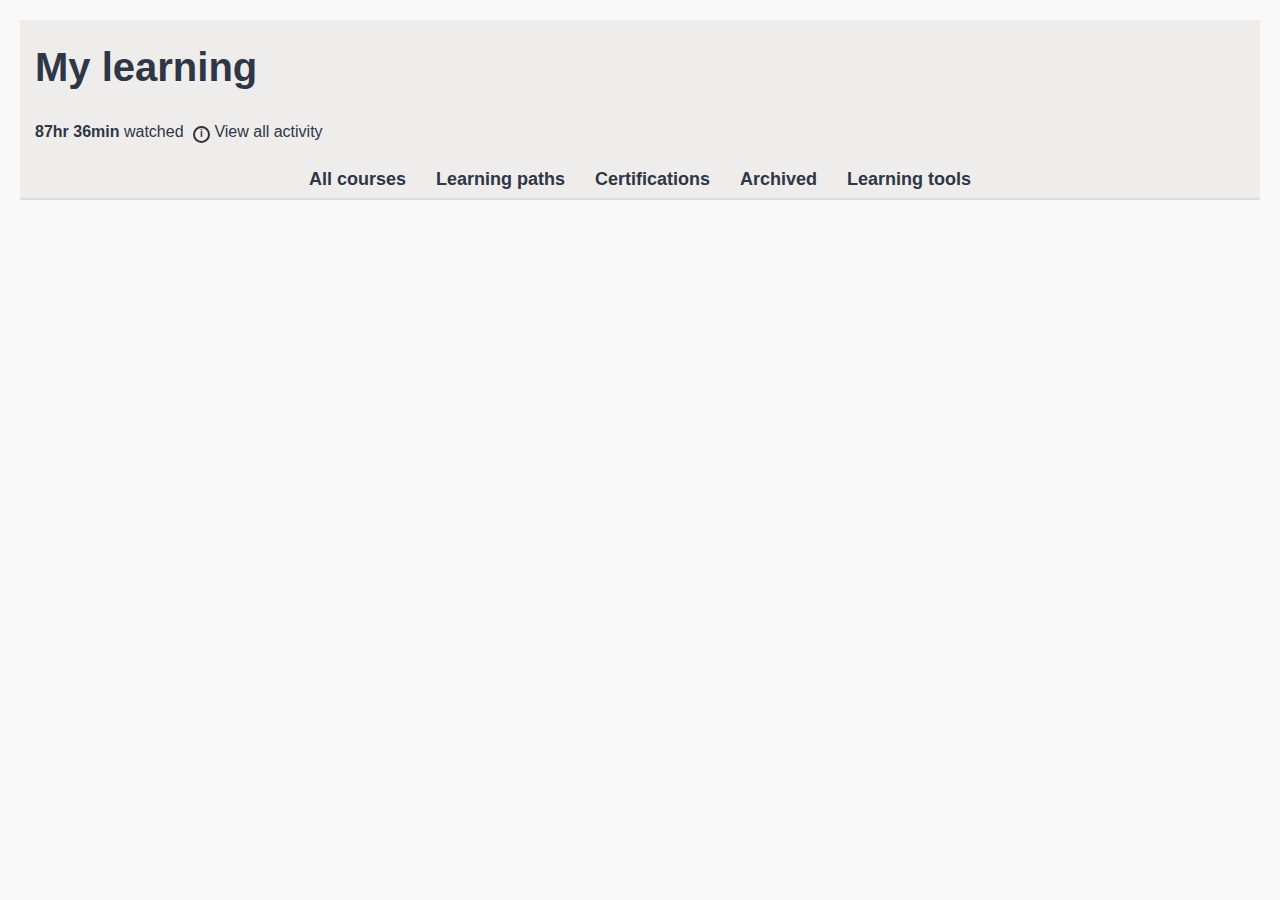
<file: index.html>
<!DOCTYPE html>
<html lang="en">

<head>
    <meta charset="UTF-8">
    <meta name="viewport" content="width=device-width, initial-scale=1.0">
    <title>My Learning - Certifications</title>
    <link rel="stylesheet" href="CSS/style.css">
</head>

<body>
    <header>
        <h1>My learning</h1>
        <p><strong>87hr 36min</strong> watched
            <span class="info-icon">i</span>
            <span onclick="navigateTo('all_activity.html')" class="hover-effect">View all activity</span>
        </p>
        <nav>
            <ul>
                <li onclick="navigateTo('all_courses.html')" class="hover-effect">All courses</li>
                <li onclick="navigateTo('learning_paths.html')" class="hover-effect">Learning paths</li>
                <li onclick="navigateTo('certifications.html')" class="hover-effect">Certifications</li>
                <li onclick="navigateTo('archived.html')" class="hover-effect">Archived</li>
                <li onclick="navigateTo('learning.html')" class="hover-effect">Learning tools</li>
            </ul>
        </nav>
    </header>

    <script src="JS/main.js"></script>
</body>

</html>
</file>
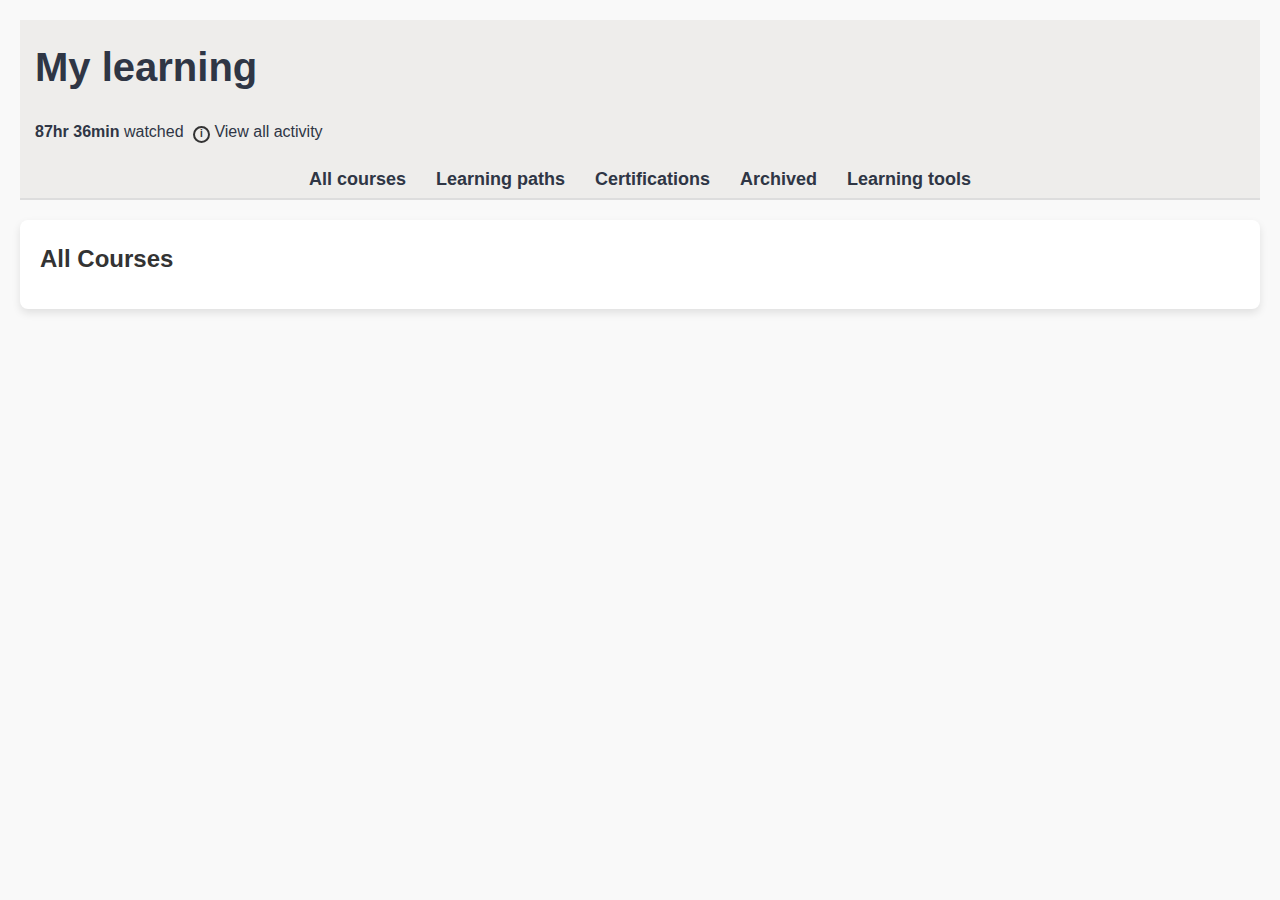
<file: all_courses.html>
<!DOCTYPE html>
<html lang="en">

<head>
    <meta charset="UTF-8">
    <meta name="viewport" content="width=device-width, initial-scale=1.0">
    <title>All_courses</title>
    <link rel="stylesheet" href="CSS/style.css">
</head>

<body>
    <header>
        <h1>My learning</h1>
        <p><strong>87hr 36min</strong> watched
            <span class="info-icon">i</span>
            <span onclick="navigateTo('all_activity.html')" class="hover-effect">View all activity</span>
        </p>
        <nav>
            <ul>
                <li onclick="navigateTo('all_courses.html')" class="hover-effect">All courses</li>
                <li onclick="navigateTo('learning_paths.html')" class="hover-effect">Learning paths</li>
                <li onclick="navigateTo('certifications.html')" class="hover-effect">Certifications</li>
                <li onclick="navigateTo('archived.html')" class="hover-effect">Archived</li>
                <li onclick="navigateTo('learning.html')" class="hover-effect">Learning tools</li>
            </ul>
        </nav>
    </header>

    <section class="badge-section">
        <h2>All Courses</h2>
    </section>

    <script src="JS/main.js"></script>
</body>

</html>
</file>
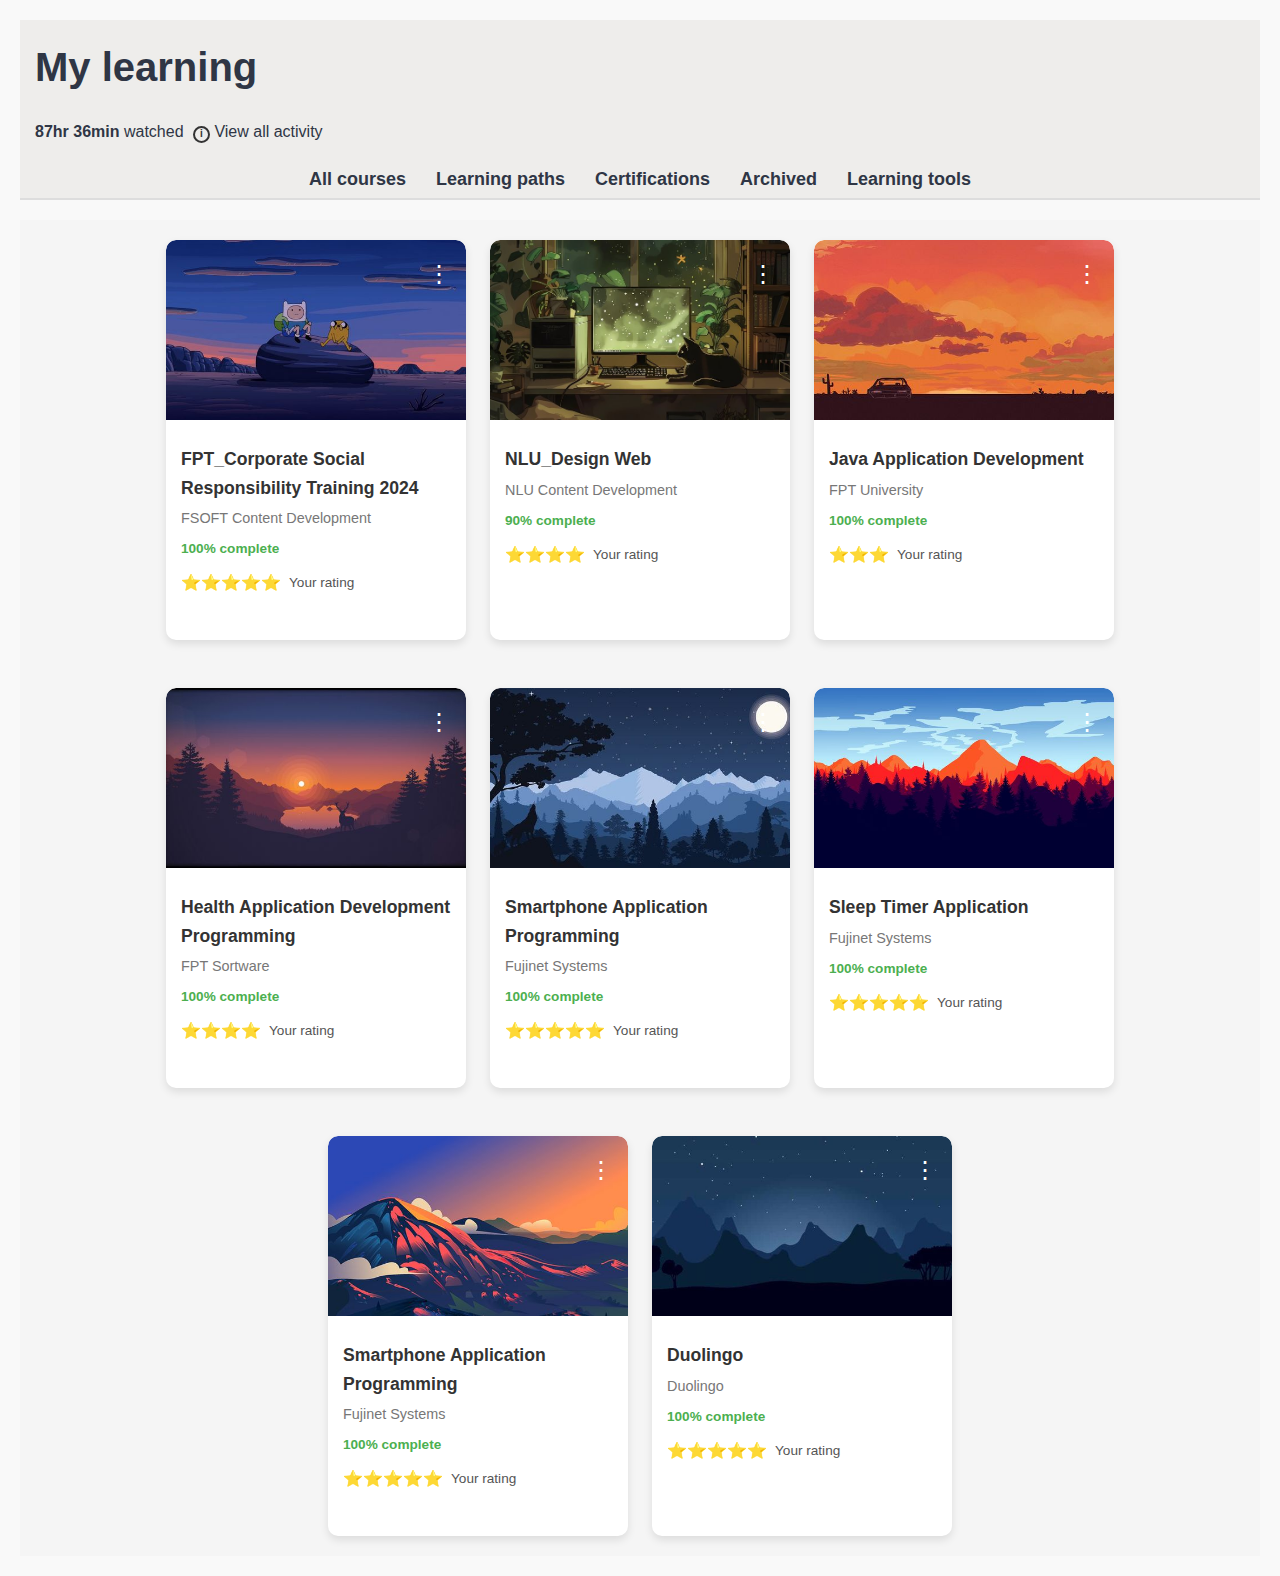
<file: archived.html>
<!DOCTYPE html>
<html lang="en">

<head>
    <meta charset="UTF-8">
    <meta name="viewport" content="width=device-width, initial-scale=1.0">
    <title>Archived</title>
    <link rel="stylesheet" href="CSS/style.css">
</head>

<body>
    <header>
        <h1>My learning</h1>
        <p><strong>87hr 36min</strong> watched
            <span class="info-icon">i</span>
            <span onclick="navigateTo('all_activity.html')" class="hover-effect">View all activity</span>
        </p>
        <nav>
            <ul>
                <li onclick="navigateTo('all_courses.html')" class="hover-effect">All courses</li>
                <li onclick="navigateTo('learning_paths.html')" class="hover-effect">Learning paths</li>
                <li onclick="navigateTo('certifications.html')" class="hover-effect">Certifications</li>
                <li onclick="navigateTo('archived.html')" class="hover-effect">Archived</li>
                <li onclick="navigateTo('learning.html')" class="hover-effect">Learning tools</li>
            </ul>
        </nav>
    </header>

    <div class="courses-container">
        <!-- Course Card 1 -->
        <div class="course-card">
            <div class="course-image">
                <img src="img/8bfba8022330b470ee8899a75764b70f.jpg" alt="Course Image">
                <div class="options-icon">⋮</div>
            </div>
            <div class="course-details">
                <h3>FPT_Corporate Social Responsibility Training 2024</h3>
                <p>FSOFT Content Development</p>
                <div class="completion-info">
                    <span>100% complete</span>
                </div>
                <div class="rating">
                    <span>⭐⭐⭐⭐⭐</span>
                    <span>Your rating</span>
                </div>
            </div>
        </div>

        <!-- Course Card 2 -->
        <div class="course-card">
            <div class="course-image">
                <img src="img/7a8ca0fd9bedaf48a6e2bbd57bc5468e.jpg" alt="Course Image">
                <div class="options-icon">⋮</div>
            </div>
            <div class="course-details">
                <h3>NLU_Design Web</h3>
                <p>NLU Content Development</p>
                <div class="completion-info">
                    <span>90% complete</span>
                </div>
                <div class="rating">
                    <span>⭐⭐⭐⭐</span>
                    <span>Your rating</span>
                </div>
            </div>
        </div>

        <!-- Course Card 3 -->
        <div class="course-card">
            <div class="course-image">
                <img src="img\9e337027cdf96bc79eae5effd2fc6226.jpg" alt="Course Image">
                <div class="options-icon">⋮</div>
            </div>
            <div class="course-details">
                <h3>Java Application Development</h3>
                <p>FPT University</p>
                <div class="completion-info">
                    <span>100% complete</span>
                </div>
                <div class="rating">
                    <span>⭐⭐⭐</span>
                    <span>Your rating</span>
                </div>
            </div>
        </div>

        <!-- Course Card 4 -->
        <div class="course-card">
            <div class="course-image">
                <img src="img\35e3896eb2b687a3f1accba14f6d7745.jpg" alt="Course Image">
                <div class="options-icon">⋮</div>
            </div>
            <div class="course-details">
                <h3>Health Application Development Programming</h3>
                <p>FPT Sortware</p>
                <div class="completion-info">
                    <span>100% complete</span>
                </div>
                <div class="rating">
                    <span>⭐⭐⭐⭐</span>
                    <span>Your rating</span>
                </div>
            </div>
        </div>

        <!-- Course Card 5 -->
        <div class="course-card">
            <div class="course-image">
                <img src="img\c4aa4e14abb8c7617328590deb8ee88f.jpg" alt="Course Image">
                <div class="options-icon">⋮</div>
            </div>
            <div class="course-details">
                <h3>Smartphone Application Programming</h3>
                <p>Fujinet Systems</p>
                <div class="completion-info">
                    <span>100% complete</span>
                </div>
                <div class="rating">
                    <span>⭐⭐⭐⭐⭐</span>
                    <span>Your rating</span>
                </div>
            </div>
        </div>

        <!-- Course Card 6 -->
        <div class="course-card">
            <div class="course-image">
                <img src="img\8418640e77c4adbf82f7fd579e011be8.jpg" alt="Course Image">
                <div class="options-icon">⋮</div>
            </div>
            <div class="course-details">
                <h3>Sleep Timer Application</h3>
                <p>Fujinet Systems</p>
                <div class="completion-info">
                    <span>100% complete</span>
                </div>
                <div class="rating">
                    <span>⭐⭐⭐⭐⭐</span>
                    <span>Your rating</span>
                </div>
            </div>
        </div>

        <!-- Course Card 7 -->
        <div class="course-card">
            <div class="course-image">
                <img src="img\ed6aa91b4f7bde0e5fcab247cc203807.jpg" alt="Course Image">
                <div class="options-icon">⋮</div>
            </div>
            <div class="course-details">
                <h3>Smartphone Application Programming</h3>
                <p>Fujinet Systems</p>
                <div class="completion-info">
                    <span>100% complete</span>
                </div>
                <div class="rating">
                    <span>⭐⭐⭐⭐⭐</span>
                    <span>Your rating</span>
                </div>
            </div>
        </div>

        <!-- Course Card 8 -->
        <div class="course-card">
            <div class="course-image">
                <img src="img\e571c28606d87e5dd704c947cf4417f0.jpg" alt="Course Image">
                <div class="options-icon">⋮</div>
            </div>
            <div class="course-details">
                <h3>Duolingo</h3>
                <p>Duolingo</p>
                <div class="completion-info">
                    <span>100% complete</span>
                </div>
                <div class="rating">
                    <span>⭐⭐⭐⭐⭐</span>
                    <span>Your rating</span>
                </div>
            </div>
        </div>
    </div>

    <script src="JS/main.js"></script>
</body>

</html>
</file>
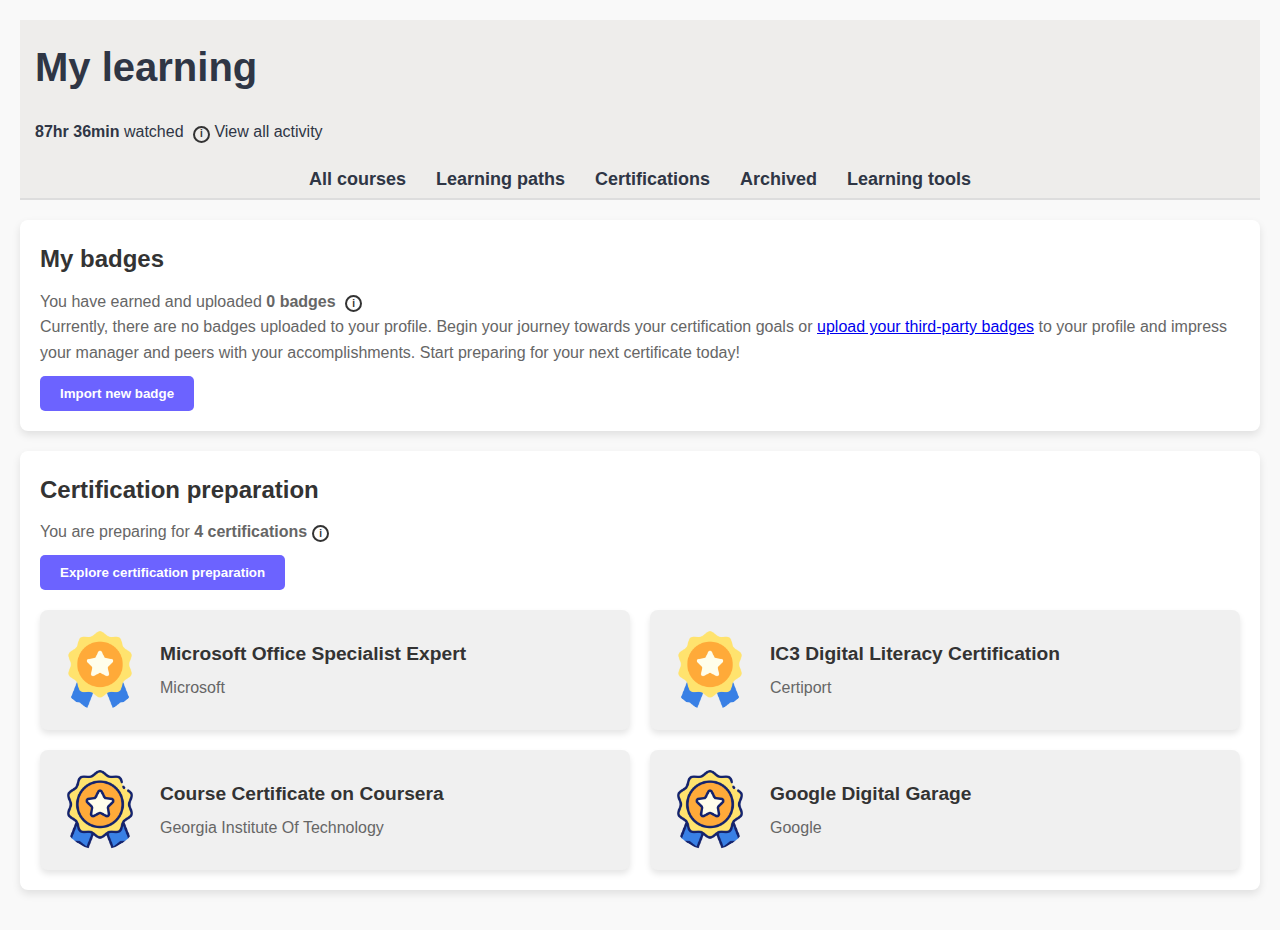
<file: certifications.html>
<!DOCTYPE html>
<html lang="en">

<head>
    <meta charset="UTF-8">
    <meta name="viewport" content="width=device-width, initial-scale=1.0">
    <title>Certifications</title>
    <link rel="stylesheet" href="CSS/style.css">
</head>

<body>
    <header>
        <h1>My learning</h1>
        <p><strong>87hr 36min</strong> watched
            <span class="info-icon">i</span>
            <span onclick="navigateTo('all_activity.html')" class="hover-effect">View all activity</span>
        </p>
        <nav>
            <ul>
                <li onclick="navigateTo('all_courses.html')" class="hover-effect">All courses</li>
                <li onclick="navigateTo('learning_paths.html')" class="hover-effect">Learning paths</li>
                <li onclick="navigateTo('certifications.html')" class="hover-effect">Certifications</li>
                <li onclick="navigateTo('archived.html')" class="hover-effect">Archived</li>
                <li onclick="navigateTo('learning.html')" class="hover-effect">Learning tools</li>
            </ul>
        </nav>
    </header>

    <section class="badge-section">
        <h2>My badges</h2>
        <p>You have earned and uploaded <strong>0 badges</strong> <span class="info-icon">i</span></p>
        <p>
            Currently, there are no badges uploaded to your profile. Begin your journey towards your certification goals
            or
            <a href="#">upload your third-party badges</a> to your profile and impress your manager and peers with your
            accomplishments.
            Start preparing for your next certificate today!
        </p>
        <button class="import-btn">Import new badge</button>
    </section>

    <section class="certification-section">
        <h2>Certification preparation</h2>
        <p>You are preparing for <strong>4 certifications</strong><span class="info-icon">i</span></p>
        <button class="explore-btn">Explore certification preparation</button>

        <div class="certification-cards">
            <!-- Certification Card 1 -->
            <div class="cert-card">
                <img src="img\quality.png" alt="Oracle Certification Logo">
                <div class="cert-info">
                    <h3>Microsoft Office Specialist Expert</h3>
                    <p>Microsoft</p>
                </div>
            </div>

            <!-- Certification Card 2 -->
            <div class="cert-card">
                <img src="img\quality.png" alt="ISTQB Certification Logo">
                <div class="cert-info">
                    <h3>IC3 Digital Literacy Certification</h3>
                    <p>Certiport</p>
                </div>
            </div>

            <!-- Certification Card 3 -->
            <div class="cert-card">
                <img src="img\quality1.png" alt="ISTQB Certification Logo">
                <div class="cert-info">
                    <h3>Course Certificate on Coursera</h3>
                    <p>Georgia Institute Of Technology</p>
                </div>
            </div>

            <!-- Certification Card 4 -->
            <div class="cert-card">
                <img src="img\quality1.png" alt="ISTQB Certification Logo">
                <div class="cert-info">
                    <h3>Google Digital Garage</h3>
                    <p>Google</p>
                </div>
            </div>
        </div>
    </section>




    <script src="JS/main.js"></script>
</body>

</html>
</file>
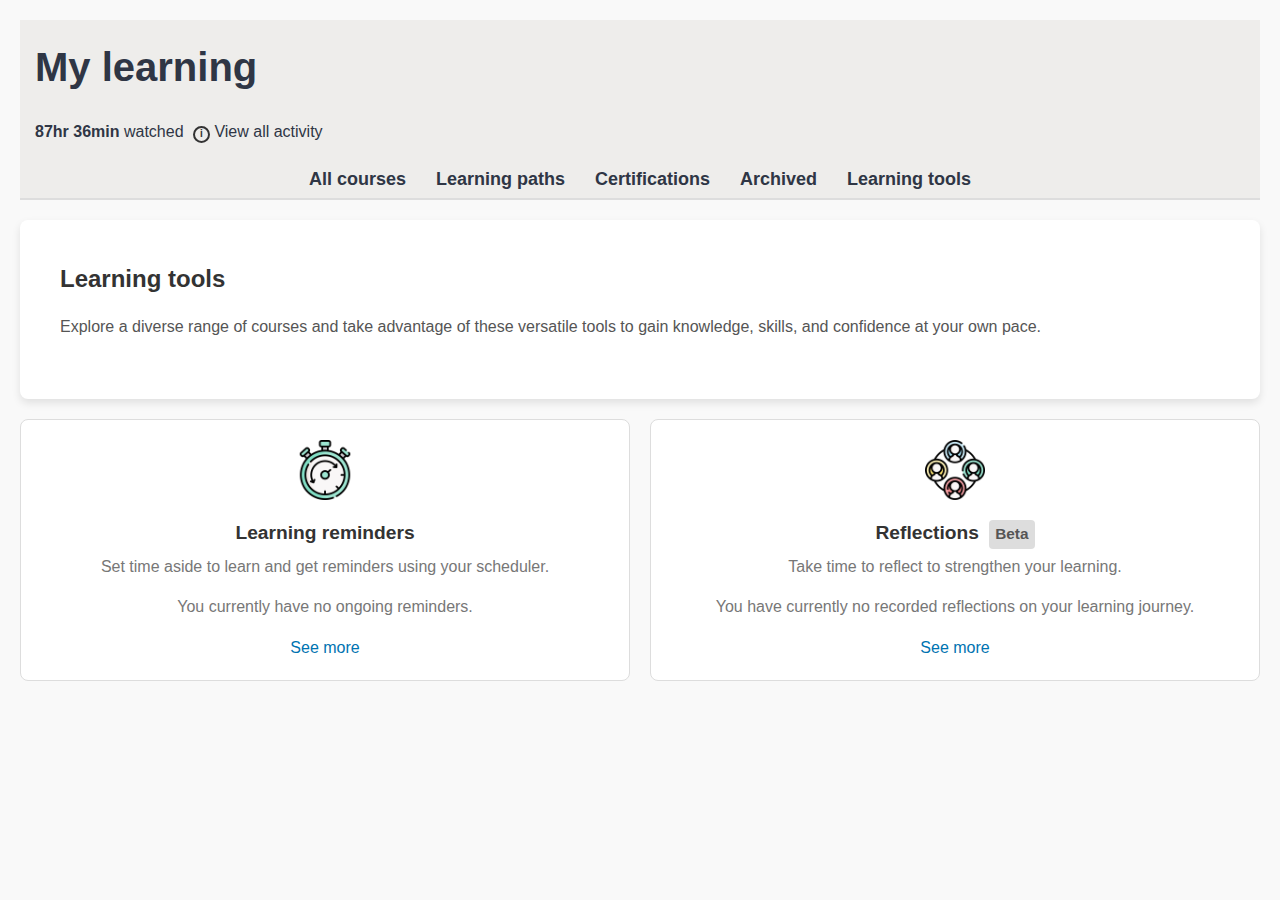
<file: learning.html>
<!DOCTYPE html>
<html lang="en">

<head>
    <meta charset="UTF-8">
    <meta name="viewport" content="width=device-width, initial-scale=1.0">
    <title>Learning</title>
    <link rel="stylesheet" href="CSS/style.css">
</head>

<body>
    <header>
        <h1>My learning</h1>
        <p><strong>87hr 36min</strong> watched
            <span class="info-icon">i</span>
            <span onclick="navigateTo('all_activity.html')" class="hover-effect">View all activity</span>
        </p>
        <nav>
            <ul>
                <li onclick="navigateTo('all_courses.html')" class="hover-effect">All courses</li>
                <li onclick="navigateTo('learning_paths.html')" class="hover-effect">Learning paths</li>
                <li onclick="navigateTo('certifications.html')" class="hover-effect">Certifications</li>
                <li onclick="navigateTo('archived.html')" class="hover-effect">Archived</li>
                <li onclick="navigateTo('learning.html')" class="hover-effect">Learning tools</li>
            </ul>
        </nav>
    </header>

    <section class="badge-section">
        <div class="content">
            <h2>Learning tools</h2>
            <p>Explore a diverse range of courses and take advantage of these versatile tools to gain knowledge, skills,
                and
                confidence at your own pace.</p>
    </section>

    <div class="card-container">
        <!-- Learning Reminders Card -->
        <div class="card">
            <img src="img\stopwatch.png" alt="Learning Reminders">
            <h3>Learning reminders</h3>
            <p>Set time aside to learn and get reminders using your scheduler.</p>
            <p>You currently have no ongoing reminders.</p>
            <a href="#">See more</a>
        </div>

        <!-- Reflections Card -->
        <div class="card">
            <img src=" img\team.png" alt="Reflections">
            <h3>Reflections <span class="beta-badge">Beta</span></h3>
            <p>Take time to reflect to strengthen your learning.</p>
            <p>You have currently no recorded reflections on your learning journey.</p>
            <a href="#">See more</a>
        </div>
    </div>
    </div>


    <script src="JS/main.js"></script>
</body>

</html>
</file>
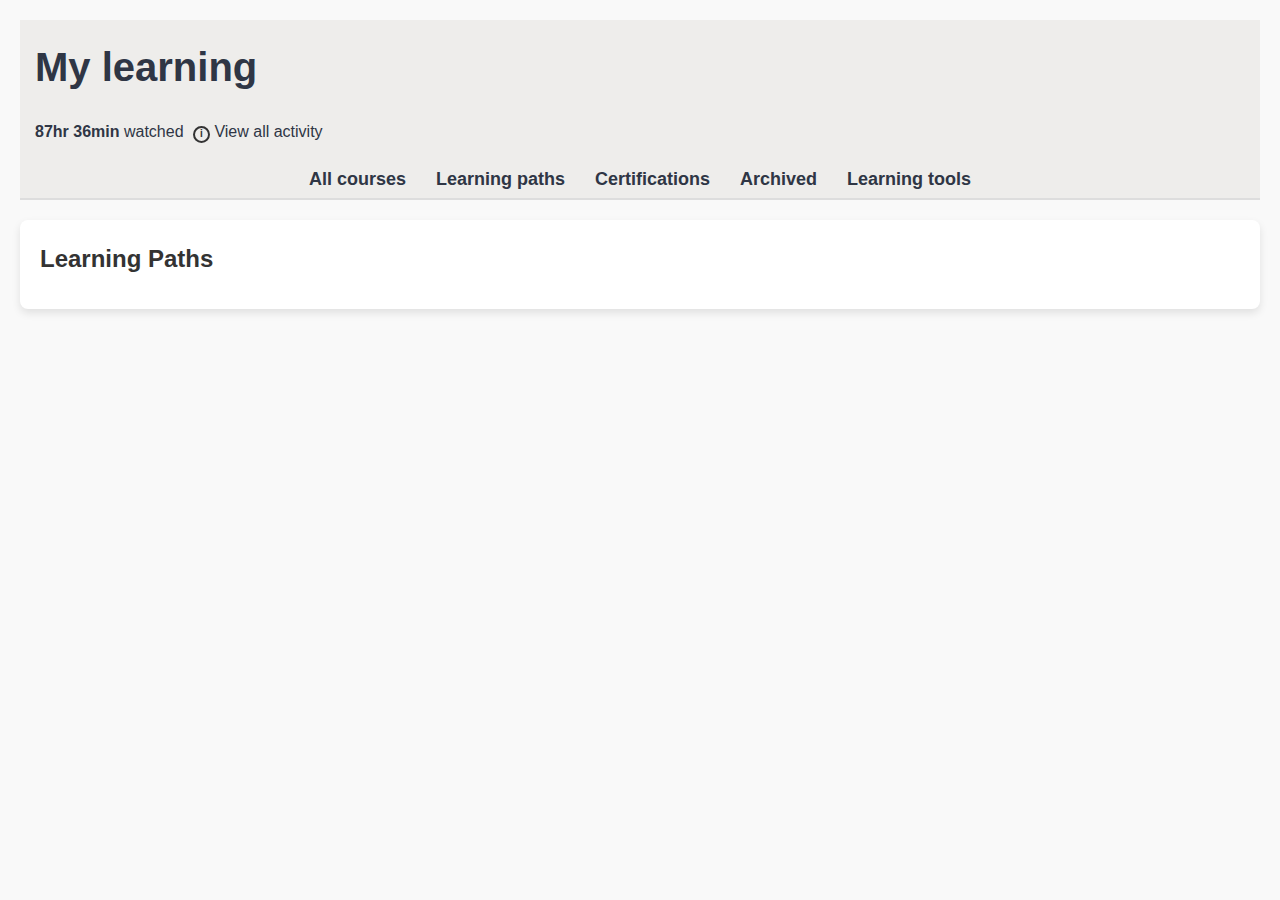
<file: learning_paths.html>
<!DOCTYPE html>
<html lang="en">

<head>
    <meta charset="UTF-8">
    <meta name="viewport" content="width=device-width, initial-scale=1.0">
    <title>Learning_paths</title>
    <link rel="stylesheet" href="CSS/style.css">
</head>

<body>
    <header>
        <h1>My learning</h1>
        <p><strong>87hr 36min</strong> watched
            <span class="info-icon">i</span>
            <span onclick="navigateTo('all_activity.html')" class="hover-effect">View all activity</span>
        </p>
        <nav>
            <ul>
                <li onclick="navigateTo('all_courses.html')" class="hover-effect">All courses</li>
                <li onclick="navigateTo('learning_paths.html')" class="hover-effect">Learning paths</li>
                <li onclick="navigateTo('certifications.html')" class="hover-effect">Certifications</li>
                <li onclick="navigateTo('archived.html')" class="hover-effect">Archived</li>
                <li onclick="navigateTo('learning.html')" class="hover-effect">Learning tools</li>
            </ul>
        </nav>
    </header>

    <section class="badge-section">
        <h2>Learning Paths</h2>
    </section>

    <script src="JS/main.js"></script>
</body>

</html>
</file>
<file: CSS/style.css>
/* Reset CSS */
* {
    margin: 0;
    padding: 0;
    box-sizing: border-box;
    font-family: Arial, sans-serif;
}

/* Body Styling */
body {
    background-color: #f9f9f9;
    color: #333;
    line-height: 1.6;
    font-size: 16px;
    padding: 20px;
}

/* Header Styling */
header {
    background-color: #EEEDEB;
    text-align: left;
    padding: 5px;
    border-bottom: 2px solid #ddd;
    margin-bottom: 20px;
}

header h1 {
    font-size: 2.5rem;
    color: #2F3645;
    margin: 10px;
}

header p {
    color: #2F3645;
    padding: 10px;
}


/* Info Icon */
.info-icon {
    display: inline-flex;
    align-items: center;
    justify-content: center;
    width: 17px;
    height: 17px;
    border: 2px solid #333;
    border-radius: 50%;
    font-size: 10px;
    color: #333;
    font-weight: bold;
    cursor: pointer;
    margin-left: 5px;
}

/* Navigation Styling */
header nav ul {
    display: flex;
    justify-content: center;
    list-style: none;
    margin-top: 10px;
}

header nav ul li {
    margin: 0 15px;
    color: #2F3645;
    font-weight: bold;
    cursor: pointer;
    font-size: 18px;
}

/* Hover Effect Styling */
.hover-effect {
    transition: color 0.3s, transform 0.3s;
}

.hover-effect:hover {
    color: #2F3645;
    font-weight: bold;
    transform: scale(1.2);
}

/* Badge and Certification Sections */
.badge-section,
.certification-section {
    background-color: #fff;
    padding: 20px;
    border-radius: 8px;
    box-shadow: 0 4px 8px rgba(0, 0, 0, 0.1);
    margin-bottom: 20px;
}

.badge-section h2,
.certification-section h2 {
    font-size: 1.5em;
    color: #333;
    margin-bottom: 10px;
}

.badge-section p,
.certification-section p {
    color: #666;
}

.badge-section .import-btn,
.certification-section .explore-btn {
    background-color: #6c63ff;
    color: #fff;
    padding: 10px 20px;
    border: none;
    border-radius: 5px;
    font-weight: bold;
    cursor: pointer;
    margin-top: 10px;
    transition: background-color 0.3s ease;
}

.badge-section .import-btn:hover,
.certification-section .explore-btn:hover {
    background-color: #5a54d1;
}

/* Certification Cards */
.certification-cards {
    display: flex;
    gap: 20px;
    margin-top: 20px;
    flex-wrap: wrap;
}

.cert-card {
    background-color: #f0f0f0;
    padding: 20px;
    border-radius: 8px;
    box-shadow: 0 4px 6px rgba(0, 0, 0, 0.1);
    display: flex;
    align-items: center;
    width: calc(50% - 10px);
}

.cert-card img {
    width: 80px;
    height: 80px;
    border-radius: 50%;
    margin-right: 20px;
}

.cert-card .cert-info h3 {
    font-size: 1.2em;
    color: #333;
    margin-bottom: 5px;
}

.cert-card .cert-info p {
    color: #666;
}

/* Courses Section */
.courses-container {
    display: flex;
    flex-wrap: wrap;
    gap: 3rem 1.5rem;
    padding: 20px;
    justify-content: center;
    align-items: stretch;
    background-color: #f5f5f5;

}

.course-card {
    width: 300px;
    height: 400px;
    background-color: #fff;
    border-radius: 10px;
    box-shadow: 0 4px 8px rgba(0, 0, 0, 0.1);
    overflow: hidden;
    transition: transform 0.2s;
    /* flex-direction: column;
    justify-content: space-between;
    margin: 10px; */
}

.course-card:hover {
    transform: translateY(-10px);
}

.course-image {
    position: relative;
    width: 100%;
    height: 180px;
    margin-bottom: 10px;
    /* Thêm khoảng cách phía dưới hình ảnh */
}

.course-image img {
    width: 100%;
    height: 100%;
    object-fit: cover;
    border-top-left-radius: 10px;
    border-top-right-radius: 10px;
}

.options-icon {
    position: absolute;
    top: 10px;
    right: 10px;
    cursor: pointer;
    font-size: 24px;
    color: #fff;
    padding: 5px;
    border-radius: 50%;
}

.course-details {
    padding: 15px;
}

.course-details h3 {
    font-size: 1.1em;
    color: #333;
    margin: 0;
    font-weight: bold;
}

.course-details p {
    font-size: 0.9em;
    color: #777;
    margin: 5px 0;
}

/* Thông tin hoàn thành */
.completion-info span {
    font-size: 0.85em;
    color: #4CAF50;
    font-weight: bold;
}

/* Đánh giá khóa học */
.rating {
    display: flex;
    align-items: center;
    margin-top: 10px;

}

.rating span:first-child {
    font-size: 1em;
    color: #FFD700;
    /* Màu vàng cho sao */
}

.rating span:last-child {
    font-size: 0.85em;
    color: #555;
    margin-left: 8px;
}

/* General Content Styling */
.content {
    padding: 20px;
    margin: 0 auto;
}

.content h2 {
    font-size: 1.5em;
    margin-bottom: 15px;
    text-align: left;
}

.content p {
    color: #555;
    margin-bottom: 20px;
}

/* Cards */
.card-container {
    display: flex;
    gap: 20px;
}

.card {
    flex: 1;
    padding: 20px;
    background-color: #fff;
    border: 1px solid #ddd;
    border-radius: 8px;
    text-align: center;
}

.card img {
    width: 60px;
    height: 60px;
    margin-bottom: 10px;
}

.card h3 {
    font-size: 1.2em;
    margin-bottom: 5px;
}

.card p {
    color: #777;
    margin-bottom: 15px;
}

.card a {
    color: #0073b1;
    text-decoration: none;
}

.card a:hover {
    text-decoration: underline;
}

/* Beta Badge */
.beta-badge {
    display: inline-block;
    background-color: #ddd;
    color: #555;
    padding: 2px 6px;
    border-radius: 4px;
    font-size: 0.8em;
    margin-left: 5px;
}
</file>
